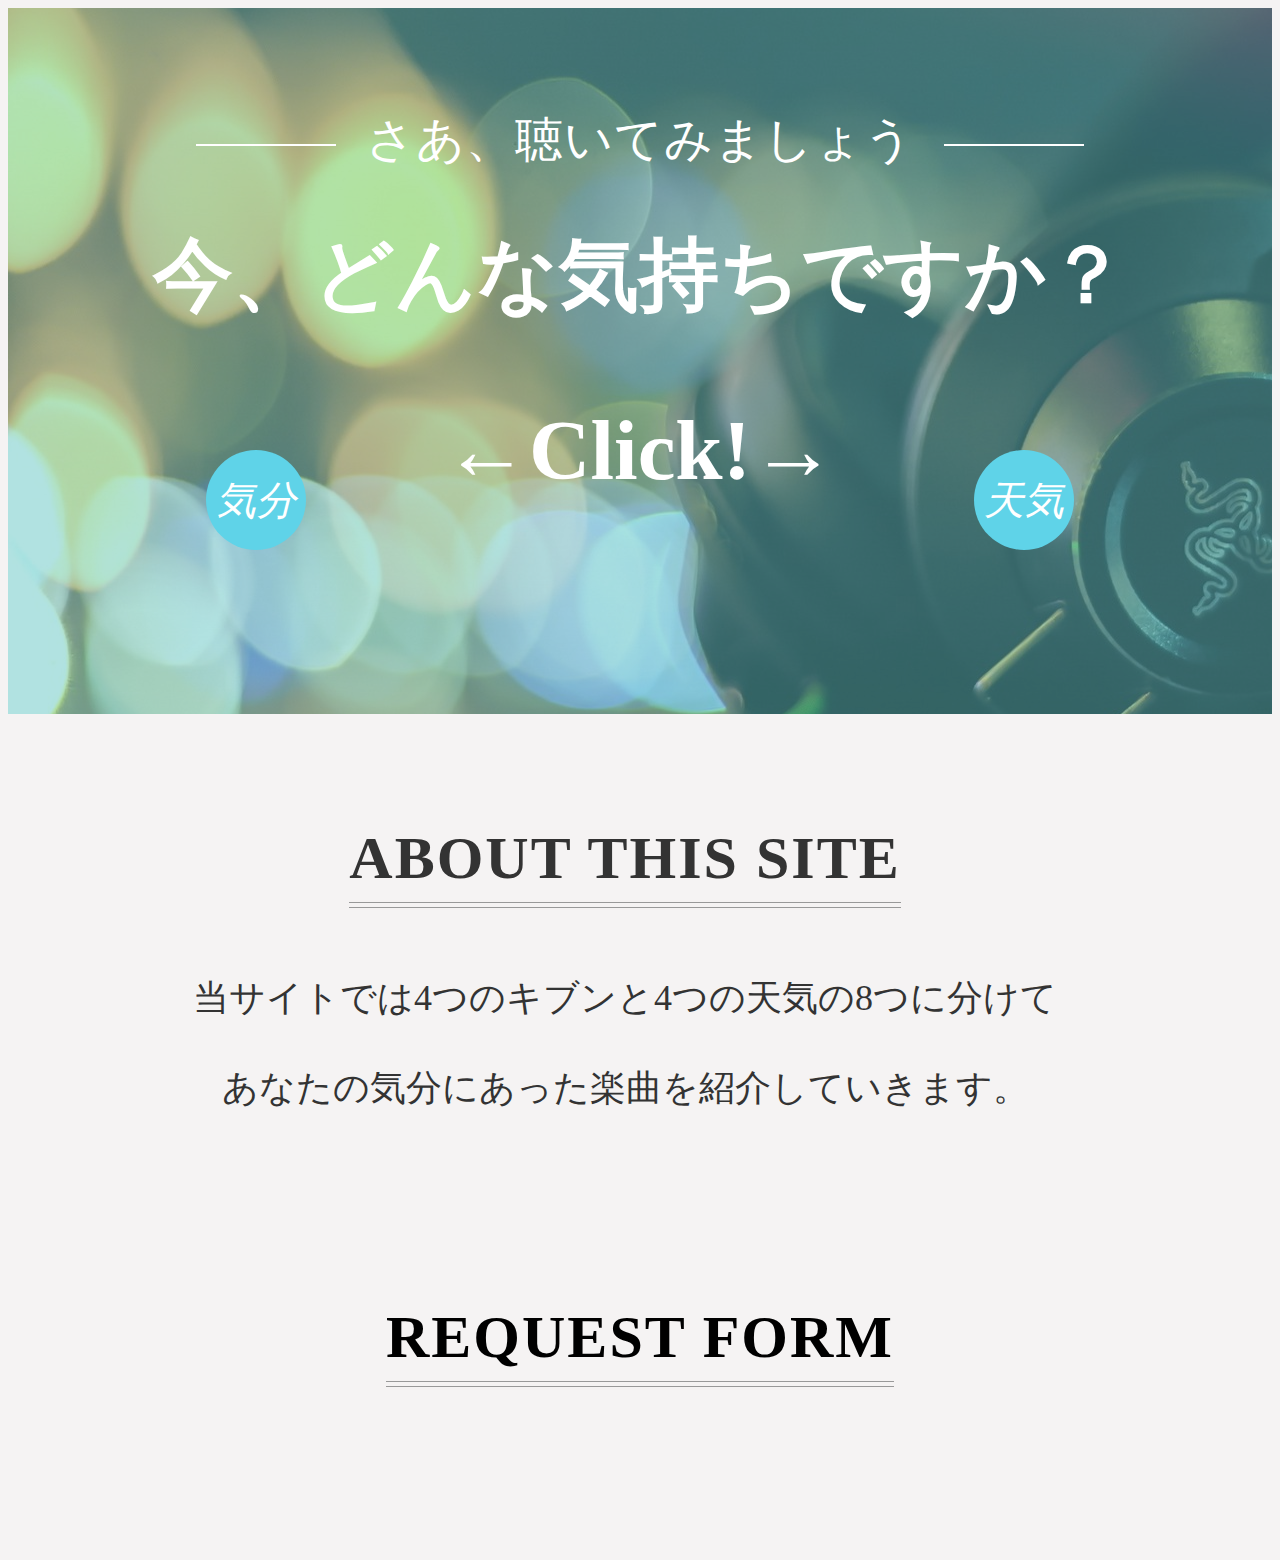
<file: index.html>
<!DOCTYPE html>
<html lang="ja">

<head>
    <meta charset="UTF-8">
    <meta name="viewport" content="width=device-width,initial-scale=1.0,minimum-scale=1.0">
    <meta name="viewport" content="width=device-width,initial-scale=1.0,minimum-scale=1.0">
    <title>test</title>
    <link rel="stylesheet" type="text/css" href="css/fontello.css">
    <link rel="stylesheet" type="text/css" href="css/animation.css">
    <link rel="stylesheet" href="css/style.css">
</head>

<body>
    <div class="img-back">
        <div class="img-color">
            <header class="header">
                <p class="site-title-sub">さあ、聴いてみましょう</p>
                <h1 class="site-title">今、どんな気持ちですか？</h1>
                <h2 class="site-click">←Click!→</h2>
                <div class="container">
                    <div class="circle-bg-t">
                        <i class="icon tension">気分</i>
                    </div>
                    <div class="outer-icons-t">
                        <a href="#" class="icon-ureshi one"> </a>
                        <a href="#" class="icon-oko two"> </a>
                        <a href="#" class="icon-kanashi three"> </a>
                        <a href="#" class="icon-mu four"> </a>
                    </div>
                    <div class="circle-bg-w">
                        <i class="icon weather">天気</i>
                    </div>
                    <div class="outer-icons-w">
                        <a href="#" class="icon-hare five"> </a>
                        <a href="#" class="icon-kumori six"> </a>
                        <a href="#" class="icon-ame seven"> </a>
                        <a href="#" class="icon-ooare eight"> </a>
                    </div>
                </div>

            </header>
        </div>
    </div>
    <section class="about" id="about">
        <h2 class="heading">ABOUT THIS SITE</h2>
        <p class="about-text">
            当サイトでは4つのキブンと4つの天気の8つに分けて
            <br> あなたの気分にあった楽曲を紹介していきます。
        </p>
    </section>
    <section class="request">
        <h2 class="heading">REQUEST FORM</h2>
    </section>
    <section class="footer">
    </section>
    <script src="https://ajax.googleapis.com/ajax/libs/jquery/2.2.4/jquery.min.js"></script>
    <script src="js/script.js"></script>
</body>

</html>
</file>
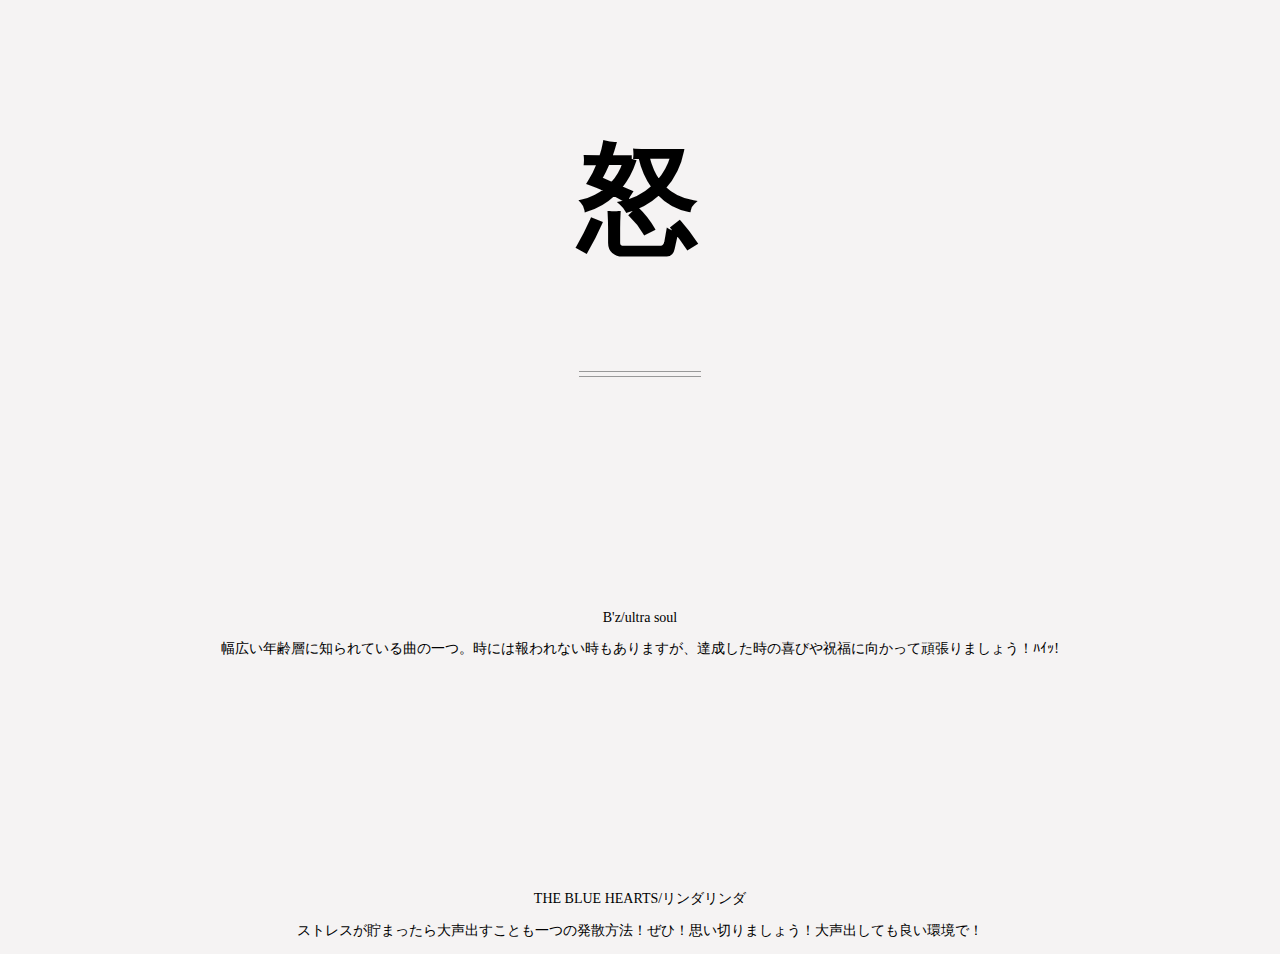
<file: ikari.html>
<!DOCTYPE html>
<html lang="ja">
<html>
   <head>
     <meta charset="utf-8">
     <title>怒.ver</title>
     <link rel="stylesheet" href="css/style.css">
   </head>

   <body>
     <div class="container">
       <div class="heading">
         <h1>怒</h1>
       </div>
         <div class="movie">
 	         <div class="movie-icon">
 	          <iframe width="350" height="200" src="https://www.youtube.com/embed/Ujb-ZeX7Mo8?ecver=1" frameborder="0" allowfullscreen></iframe>
             <p>B'z/ultra soul</p>
           </div>
 	           <p class="text-contents">幅広い年齢層に知られている曲の一つ。時には報われない時もありますが、達成した時の喜びや祝福に向かって頑張りましょう！ﾊｲｯ!</p>
         </div>
 
         <div class="movie">
           <div class="movie-icon">
              <iframe width="350" height="200" src="https://www.youtube.com/embed/s07bqXuXF9U?ecver=1" frameborder="0" allowfullscreen></iframe>
              <p>THE BLUE HEARTS/リンダリンダ</p>
           </div>
             <p class="text-contents">ストレスが貯まったら大声出すことも一つの発散方法！ぜひ！思い切りましょう！大声出しても良い環境で！</p>
         </div>
       </div>
   </body>
</html>
</file>
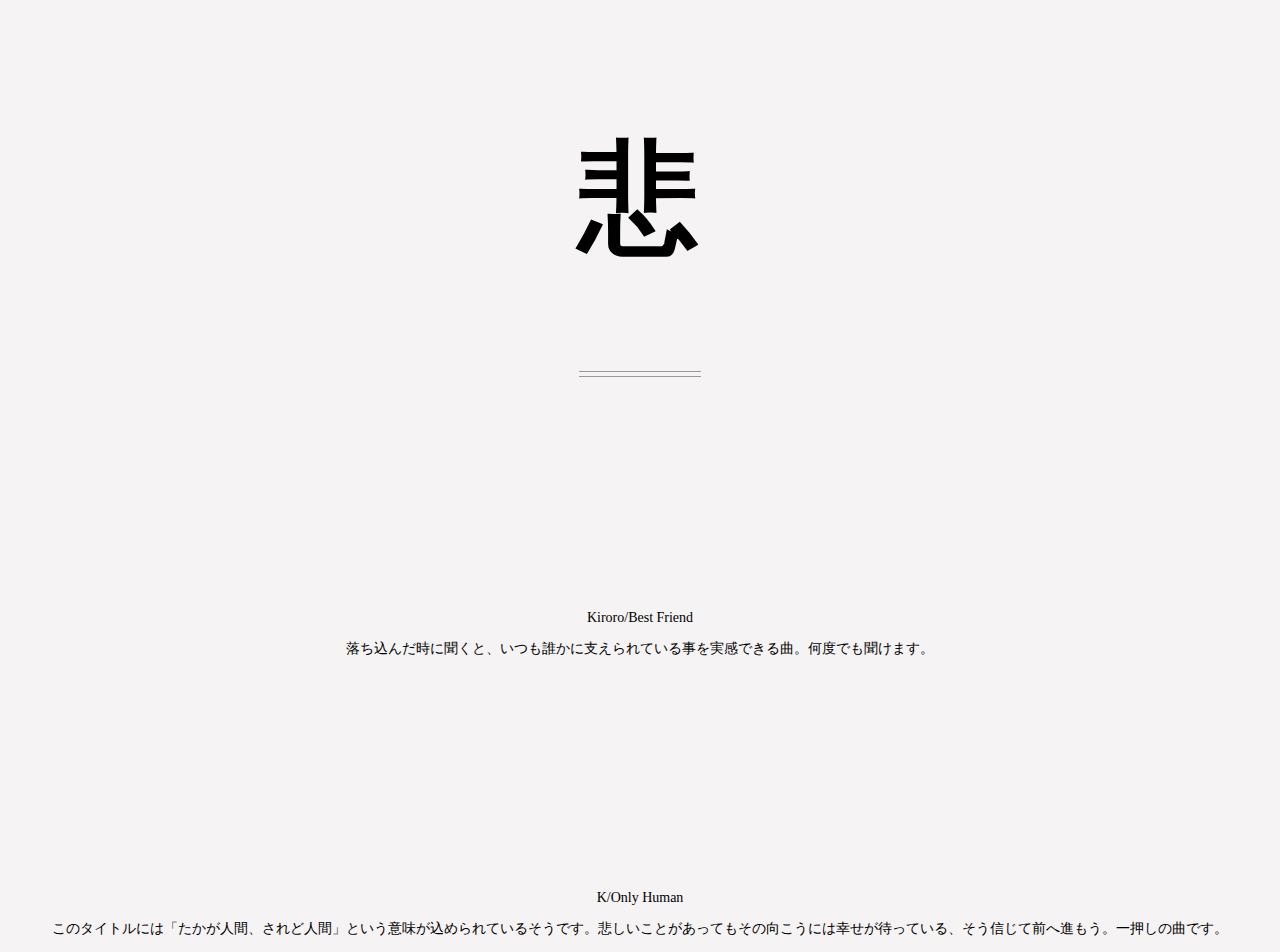
<file: kanashii.html>
<!DOCTYPE html>
<html lang="ja">
<html>
   <head>
     <meta charset="utf-8">
     <title>悲.ver</title>
     <link rel="stylesheet" href="css/style.css">
   </head>

   <body>
     <div class="container">
       <div class="heading">
         <h1>悲</h1>
       </div>
         <div class="movie">
 	         <div class="movie-icon">
 	           <iframe width="350" height="200" src="https://www.youtube.com/embed/fQBsNmbXY98?ecver=1" frameborder="0" allowfullscreen></iframe>
             <p>Kiroro/Best Friend</p>
           </div>
 	           <p class="text-contents">落ち込んだ時に聞くと、いつも誰かに支えられている事を実感できる曲。何度でも聞けます。</p>
         </div>
 
         <div class="movie">
           <div class="movie-icon">
              <iframe width="350" height="200" src="https://www.youtube.com/embed/Iq9qLJpzVTU?ecver=1" frameborder="0" allowfullscreen></iframe>
             <p>K/Only Human</p>
           </div>
             <p class="text-contents">このタイトルには「たかが人間、されど人間」という意味が込められているそうです。悲しいことがあってもその向こうには幸せが待っている、そう信じて前へ進もう。一押しの曲です。</p>
         </div>
       </div>
   </body>
</html>
</file>
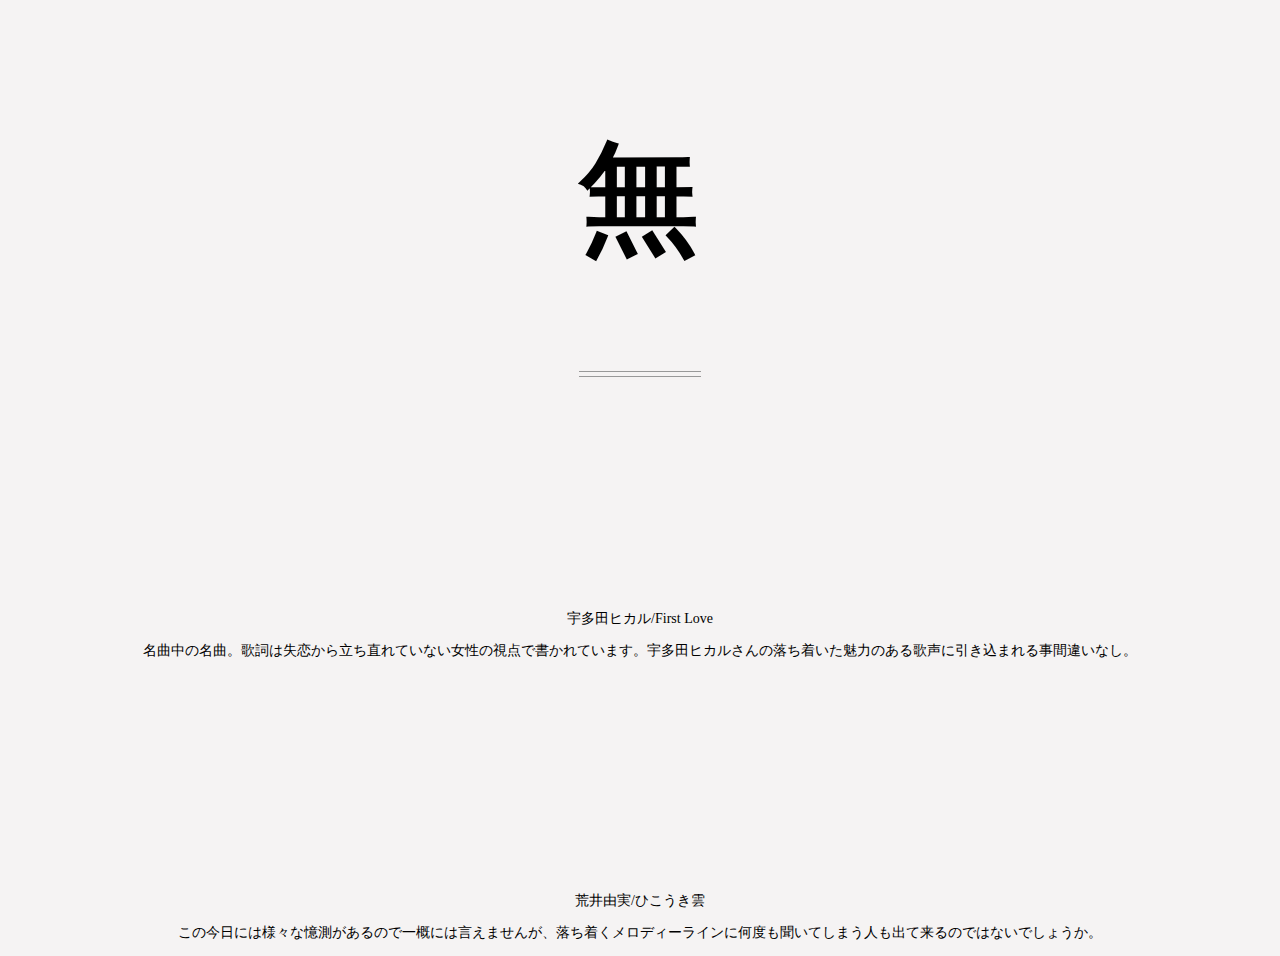
<file: mu.html>
<!DOCTYPE html>
<html lang="ja">
<html>
   <head>
     <meta charset="utf-8">
     <title>無.ver</title>
     <link rel="stylesheet" href="css/style.css">
   </head>

   <body>
     <div class="container">
       <div class="heading">
         <h1>無</h1>
       </div>
         <div class="movie">
 	         <div class="movie-icon">
 	           <iframe width="350" height="200" src="https://www.youtube.com/embed/o1sUaVJUeB0?ecver=1" frameborder="0" allowfullscreen></iframe>
             <p>宇多田ヒカル/First Love</p>
           </div>
 	           <p class="text-contents">名曲中の名曲。歌詞は失恋から立ち直れていない女性の視点で書かれています。宇多田ヒカルさんの落ち着いた魅力のある歌声に引き込まれる事間違いなし。</p>
         </div>
 
         <div class="movie">
           <div class="movie-icon">
             <iframe width="350" height="200" src="https://www.youtube.com/embed/ZI9PF64JTAc?ecver=1" frameborder="0" allowfullscreen></iframe>
             <p>荒井由実/ひこうき雲</p>
           </div>
             <p class="text-contents">この今日には様々な憶測があるので一概には言えませんが、落ち着くメロディーラインに何度も聞いてしまう人も出て来るのではないでしょうか。</p>
         </div>
       </div>
  </body>
</html>
</file>
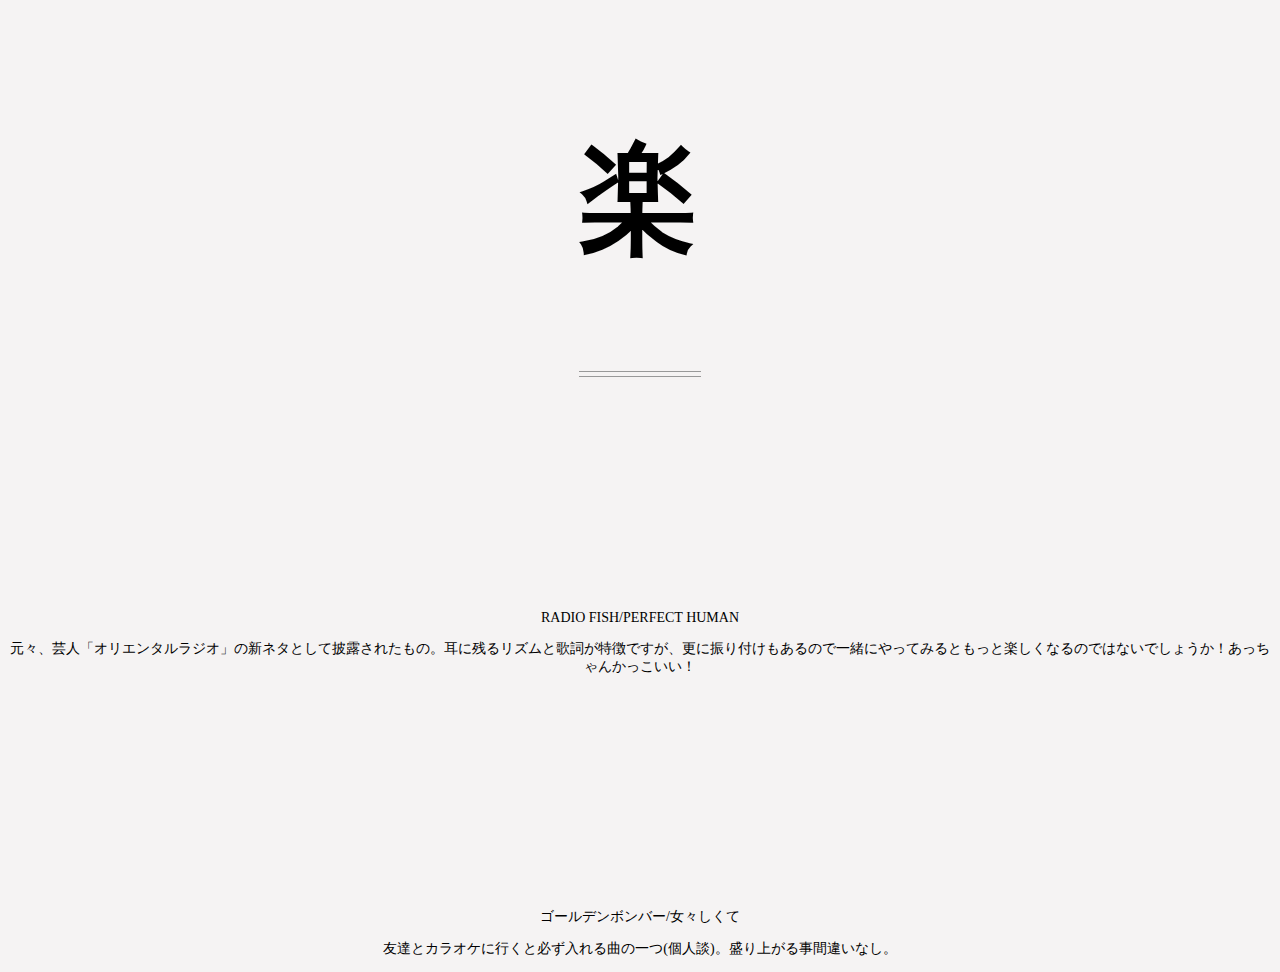
<file: tanoshii.html>
<!DOCTYPE html>
<html lang="ja">
<html>
   <head>
     <meta charset="utf-8">
     <title>楽.ver</title>
     <link rel="stylesheet" href="css/style.css">
   </head>

   <body>
     <div class="container">
       <div class="heading">
         <h1>楽</h1>
       </div>
         <div class="movie">
 	         <div class="movie-icon">
 	          <iframe width="350" height="200" src="https://www.youtube.com/embed/4Bh1nm7Ir8c?ecver=1" frameborder="0" allowfullscreen></iframe>
             <p>RADIO FISH/PERFECT HUMAN</p>
           </div>
 	           <p class="text-contents">元々、芸人「オリエンタルラジオ」の新ネタとして披露されたもの。耳に残るリズムと歌詞が特徴ですが、更に振り付けもあるので一緒にやってみるともっと楽しくなるのではないでしょうか！あっちゃんかっこいい！</p>
         </div>
 
         <div class="movie">
           <div class="movie-icon">
              <iframe width="350" height="200" src="https://www.youtube.com/embed/loU6qOZOxG8?ecver=1" frameborder="0" allowfullscreen></iframe>
              <p>ゴールデンボンバー/女々しくて</p>
           </div>
             <p class="text-contents">友達とカラオケに行くと必ず入れる曲の一つ(個人談)。盛り上がる事間違いなし。</p>
         </div>
       </div>
   </body>
</html>
</file>
<file: css/fontello.css>
@font-face {
  font-family: 'fontello';
  src: url('../font/fontello.eot?52306449');
  src: url('../font/fontello.eot?52306449#iefix') format('embedded-opentype'),
       url('../font/fontello.woff2?52306449') format('woff2'),
       url('../font/fontello.woff?52306449') format('woff'),
       url('../font/fontello.ttf?52306449') format('truetype'),
       url('../font/fontello.svg?52306449#fontello') format('svg');
  font-weight: normal;
  font-style: normal;
}
/* Chrome hack: SVG is rendered more smooth in Windozze. 100% magic, uncomment if you need it. */
/* Note, that will break hinting! In other OS-es font will be not as sharp as it could be */
/*
@media screen and (-webkit-min-device-pixel-ratio:0) {
  @font-face {
    font-family: 'fontello';
    src: url('../font/fontello.svg?52306449#fontello') format('svg');
  }
}
*/
 
 [class^="icon-"]:before, [class*=" icon-"]:before {
  font-family: "fontello";
  font-style: normal;
  font-weight: normal;
  speak: none;
 
  display: inline-block;
  text-decoration: inherit;
  width: 1em;
  margin-right: .2em;
  text-align: center;
  /* opacity: .8; */
 
  /* For safety - reset parent styles, that can break glyph codes*/
  font-variant: normal;
  text-transform: none;
 
  /* fix buttons height, for twitter bootstrap */
  line-height: 1em;
 
  /* Animation center compensation - margins should be symmetric */
  /* remove if not needed */
  margin-left: .2em;
 
  /* you can be more comfortable with increased icons size */
  /* font-size: 120%; */
 
  /* Font smoothing. That was taken from TWBS */
  -webkit-font-smoothing: antialiased;
  -moz-osx-font-smoothing: grayscale;
 
  /* Uncomment for 3D effect */
  /* text-shadow: 1px 1px 1px rgba(127, 127, 127, 0.3); */
}
 
.icon-ame:before { content: '\e800'; } /* '' */
.icon-mu:before { content: '\e801'; } /* '' */
.icon-hare:before { content: '\e802'; } /* '' */
.icon-kumori:before { content: '\e803'; } /* '' */
.icon-ooare:before { content: '\e804'; } /* '' */
.icon-oko:before { content: '\e80d'; } /* '' */
.icon-kanashi:before { content: '\e80f'; } /* '' */
.icon-ureshi:before { content: '\e812'; } /* '' */
</file>
<file: css/style.css>
@charset "UTF-8";
html {
    font-size: 62.5%;
}

*,
*::before,
*::after {
    box-sizing: border-box;
}

body {
    background-color: #f5f3f3;
    text-align: center;
    font-size: 1.4rem;
}

.img-back {
    background: url('../img/head-background.jpg') no-repeat fixed left bottom;
}

.img-color {
    background-color: rgba(99, 198, 195, 0.5)
}

.header {
    padding: 100px 30px 80px;
    height: 706px;
    color: white;
}

.site-title-sub {
    margin: 0 0 30px;
    letter-spacing: 1px;
    font-size: 4.8rem;
}

.site-title-sub::before,
.site-title-sub::after {
    content: '';
    display: inline-block;
    width: 140px;
    height: 2px;
    margin: 0 30px;
    background-color: #fff;
    vertical-align: middle;
}

.site-title {
    margin: 50px 0 40px;
    font-size: 8rem;
}

.site-click {
    font-size: 8.5rem;
}

.circle-bg-t {
    background-color: #5fd3e8;
    border-radius: 50%;
    cursor: pointer;
    display: table;
    position: absolute;
    top: 500px;
    left: 20%;
    height: 100px;
    width: 100px;
    vertical-align: middle;
    -webkit-transform: translate(-50%, -50%);
    -moz-transform: translate(-50%, -50%);
    -o-transform: translate(-50%, -50%);
    transform: translate(-50%, -50%);
}

.circle-bg-w {
    background-color: #5fd3e8;
    border-radius: 50%;
    cursor: pointer;
    display: table;
    position: absolute;
    top: 500px;
    left: 80%;
    height: 100px;
    width: 100px;
    vertical-align: middle;
    -webkit-transform: translate(-50%, -50%);
    -moz-transform: translate(-50%, -50%);
    -o-transform: translate(-50%, -50%);
    transform: translate(-50%, -50%);
}

.tension {
    color: white;
    display: table-cell;
    font-size: 40px;
    text-align: center;
    vertical-align: middle;
}

.weather {
    color: white;
    display: table-cell;
    font-size: 40px;
    text-align: center;
    vertical-align: middle;
}

.outer-icons-t {
    top: 490px;
    left: 20%;
    position: absolute;
    opacity: 0;
    -webkit-transform: translate(-50%, -50%);
    -moz-transform: translate(-50%, -50%);
    -o-transform: translate(-50%, -50%);
    transform: translate(-50%, -50%);
}

.outer-icons-w {
    top: 490px;
    left: 80%;
    position: absolute;
    opacity: 0;
    -webkit-transform: translate(-50%, -50%);
    -moz-transform: translate(-50%, -50%);
    -o-transform: translate(-50%, -50%);
    transform: translate(-50%, -50%);
}

.outer-icons-t a {
    color: black;
    border-radius: 50%;
    font-size: 30px;
    line-height: 50px;
    height: 50px;
    width: 50px;
    text-align: center;
    vertical-align: middle;
    position: absolute;
    -webkit-transform: translate(-50%, -50%);
    -moz-transform: translate(-50%, -50%);
    -o-transform: translate(-50%, -50%);
    transform: translate(-50%, -50%);
    text-decoration: none;
}

.outer-icons-w a {
    color: black;
    border-radius: 50%;
    font-size: 30px;
    line-height: 50px;
    height: 50px;
    width: 50px;
    text-align: center;
    vertical-align: middle;
    position: absolute;
    -webkit-transform: translate(-50%, -50%);
    -moz-transform: translate(-50%, -50%);
    -o-transform: translate(-50%, -50%);
    transform: translate(-50%, -50%);
    text-decoration: none;
}

.one {
    background-color: #ced6e2;
    left: -120px;
    top: 20px;
}

.two {
    background-color: #ced6e2;
    left: -60px;
    top: -80px;
}

.three {
    background-color: #ced6e2;
    left: 60px;
    top: -80px;
}

.four {
    background-color: #ced6e2;
    left: 120px;
    top: 20px;
}

.five {
    background-color: #ced6e2;
    left: -120px;
    top: 20px;
}

.six {
    background-color: #ced6e2;
    left: -60px;
    top: -80px;
}

.seven {
    background-color: #ced6e2;
    left: 60px;
    top: -80px;
}

.eight {
    background-color: #ced6e2;
    left: 120px;
    top: 20px;
}

.about {
    padding: 80px 30px 30px 0;
    background-color: #f5f3f3;
    color: #333;
}

.heading {
    position: relative;
    display: inline-block;
    margin: 30px 0 15px;
    padding-bottom: 15px;
    letter-spacing: 2px;
    font-size: 6rem;
}

.heading::before,
.heading::after {
    content: '';
    position: absolute;
    right: 0;
    bottom: 0;
    left: 0;
    border-bottom: 1px solid #999;
}

.heading::before {
    bottom: 5px;
}

.about-text {
    margin: 30px 0;
    line-height: 2.5;
    font-size: 3.6rem;
}

.request {
    padding: 80px 0 150px;
}


/*---スマートフォン用css---*/

@media(max-width:768px) {
    .site-title-sub::before,
    .site-title-sub::after {
        display: block;
        width: 80%;
        margin: 10px auto;
    }
    .site-title-sub {
        font-size: 1.8rem;
    }
    .site-title {
        margin-top: 35px;
        font-size: 4.9rem;
    }
    .site-click {
        display: none;
    }
    .circle-bg-t {
        left: 50%;
        top: 450px;
    }
    .circle-bg-w {
        left: 50%;
        top: 580px;
    }
    .outer-icons-t {
        left: 50%;
        top: 440px;
    }
    .outer-icons-w {
        left: 50%;
        top: 570px;
    }
    .six {
        top: 100px;
    }
    .seven {
        top: 100px;
    }
    .heading {
        font-size: 2.5rem;
        margin: auto;
    }
    body {
        font-size: 1.3rem;
    }
    .about-text {
        font-size: 1.3rem;
    }
    .request {
        padding: 0 0 150px;
    }
}
</file>
<file: css/animation.css>
/*
   Animation example, for spinners
*/
.animate-spin {
  -moz-animation: spin 2s infinite linear;
  -o-animation: spin 2s infinite linear;
  -webkit-animation: spin 2s infinite linear;
  animation: spin 2s infinite linear;
  display: inline-block;
}
@-moz-keyframes spin {
  0% {
    -moz-transform: rotate(0deg);
    -o-transform: rotate(0deg);
    -webkit-transform: rotate(0deg);
    transform: rotate(0deg);
  }

  100% {
    -moz-transform: rotate(359deg);
    -o-transform: rotate(359deg);
    -webkit-transform: rotate(359deg);
    transform: rotate(359deg);
  }
}
@-webkit-keyframes spin {
  0% {
    -moz-transform: rotate(0deg);
    -o-transform: rotate(0deg);
    -webkit-transform: rotate(0deg);
    transform: rotate(0deg);
  }

  100% {
    -moz-transform: rotate(359deg);
    -o-transform: rotate(359deg);
    -webkit-transform: rotate(359deg);
    transform: rotate(359deg);
  }
}
@-o-keyframes spin {
  0% {
    -moz-transform: rotate(0deg);
    -o-transform: rotate(0deg);
    -webkit-transform: rotate(0deg);
    transform: rotate(0deg);
  }

  100% {
    -moz-transform: rotate(359deg);
    -o-transform: rotate(359deg);
    -webkit-transform: rotate(359deg);
    transform: rotate(359deg);
  }
}
@-ms-keyframes spin {
  0% {
    -moz-transform: rotate(0deg);
    -o-transform: rotate(0deg);
    -webkit-transform: rotate(0deg);
    transform: rotate(0deg);
  }

  100% {
    -moz-transform: rotate(359deg);
    -o-transform: rotate(359deg);
    -webkit-transform: rotate(359deg);
    transform: rotate(359deg);
  }
}
@keyframes spin {
  0% {
    -moz-transform: rotate(0deg);
    -o-transform: rotate(0deg);
    -webkit-transform: rotate(0deg);
    transform: rotate(0deg);
  }

  100% {
    -moz-transform: rotate(359deg);
    -o-transform: rotate(359deg);
    -webkit-transform: rotate(359deg);
    transform: rotate(359deg);
  }
}
</file>
